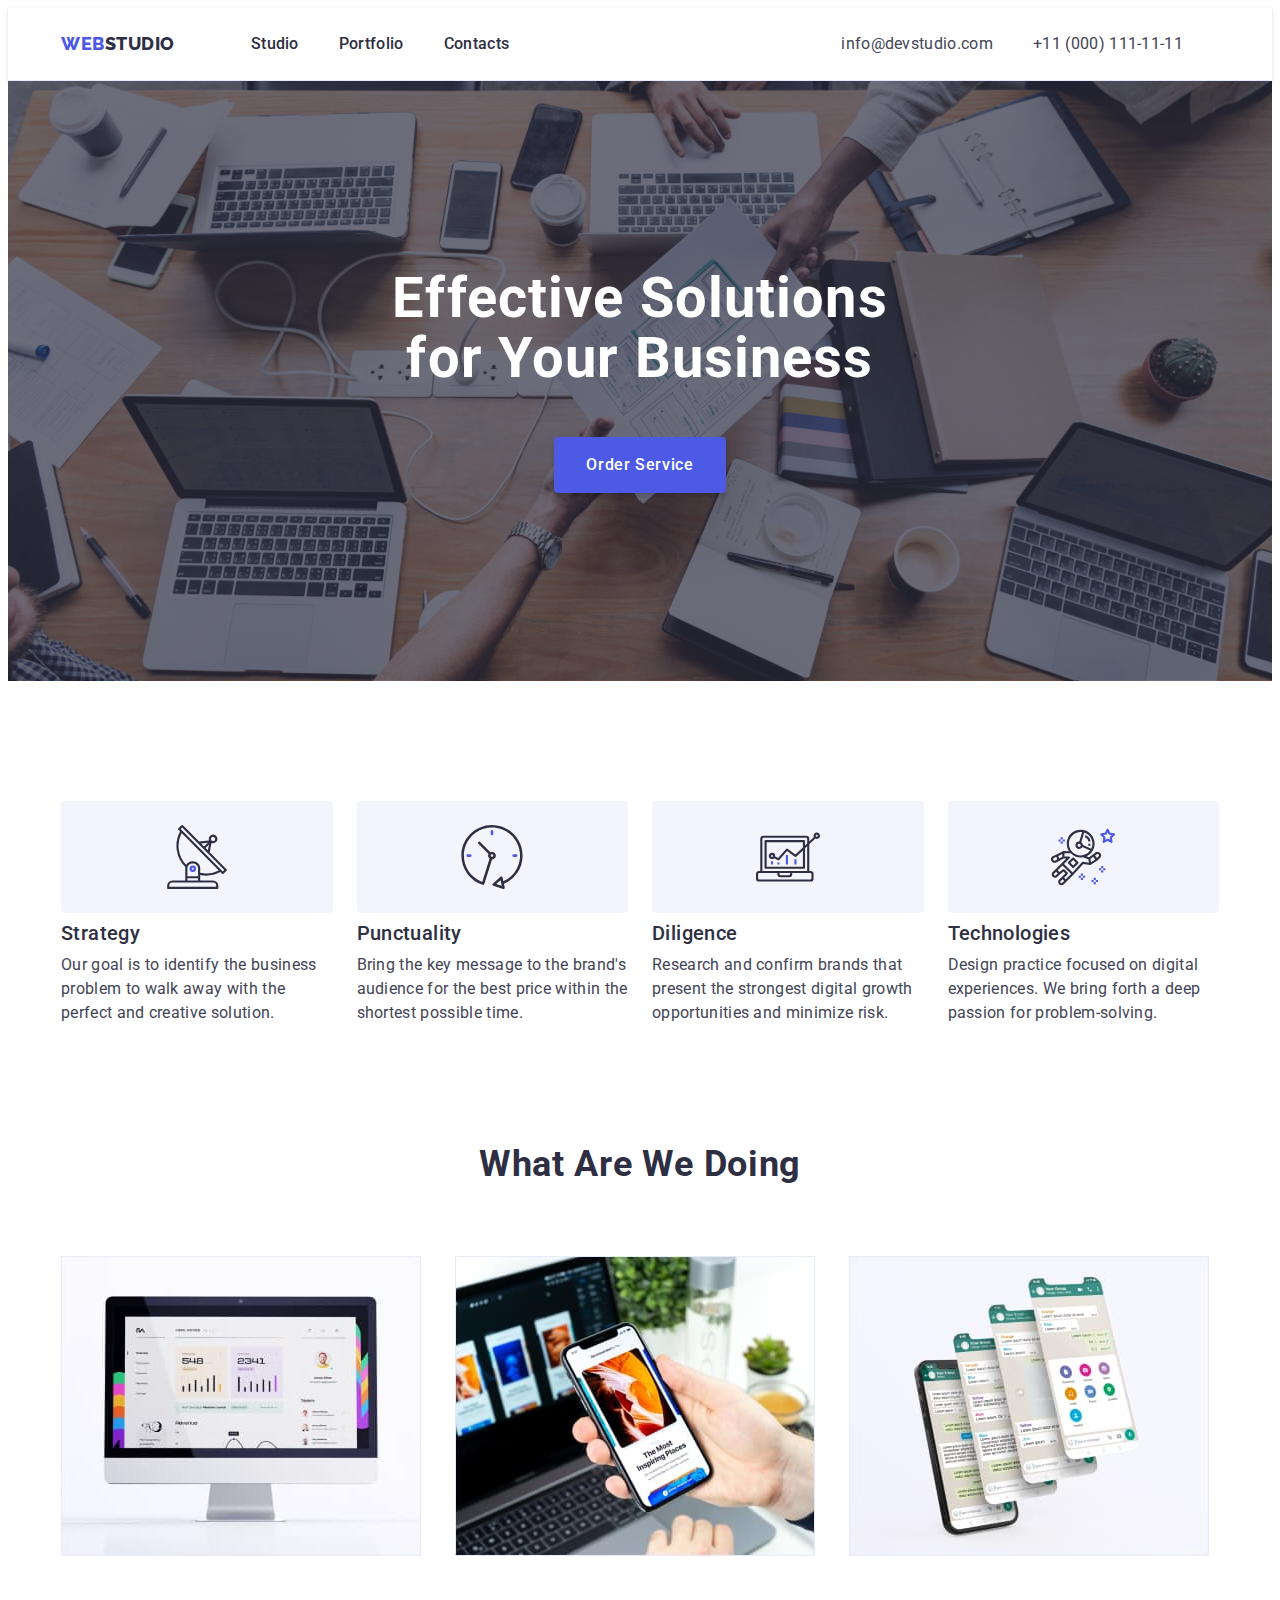
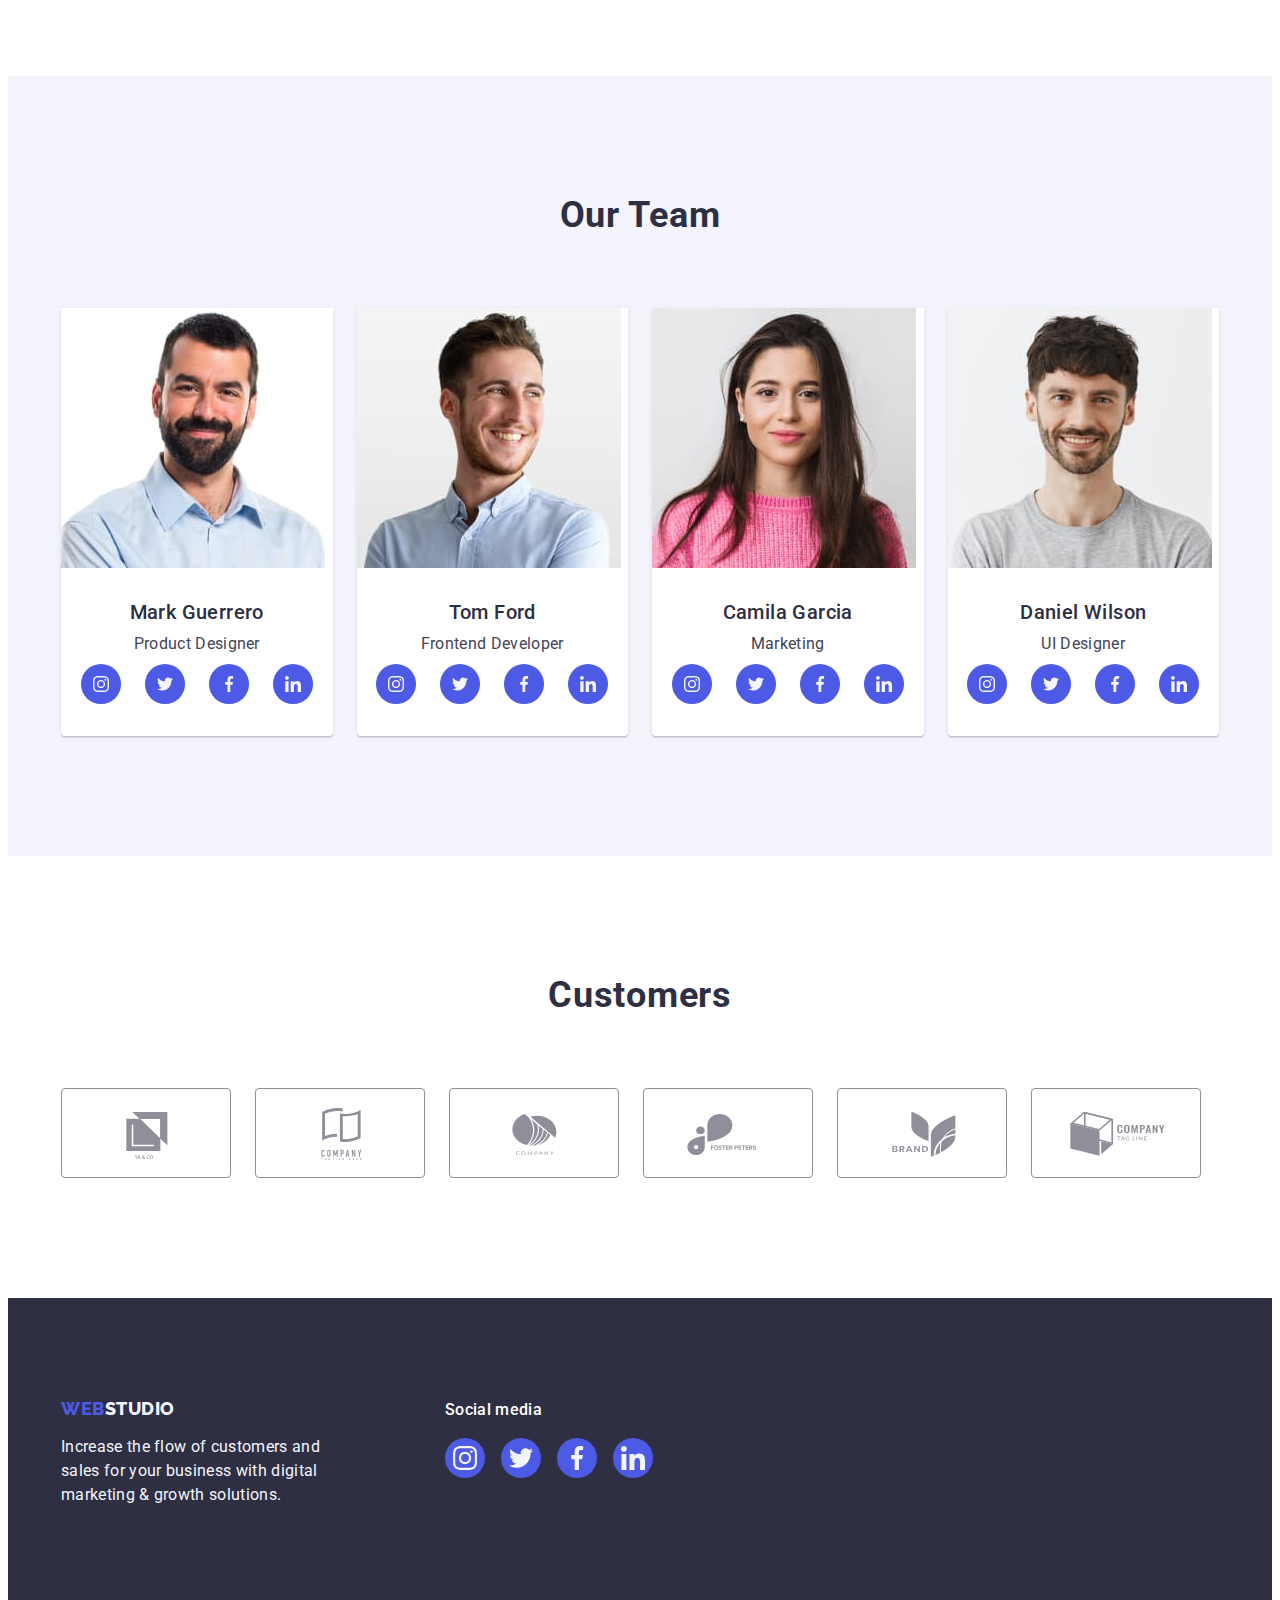
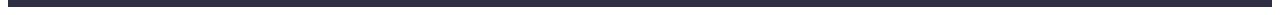
<file: index.html>
<!DOCTYPE html>
<html lang="en">

<head>
    <meta charset="UTF-8">
    <meta http-equiv="X-UA-Compatible" content="IE=edge">
    <meta name="viewport" content="width=device-width, initial-scale=1.0">
    <title>WebStudio</title>
    <link rel="preconnect" href="https://fonts.googleapis.com">
    <link rel="preconnect" href="https://fonts.gstatic.com" crossorigin>
    <link href="https://fonts.googleapis.com/css2?family=Raleway:wght@800&family=Roboto:wght@400;500;700&display=swap"
        rel="stylesheet">
    <link rel="stylesheet" href="https://cdnjs.cloudflare.com/ajax/libs/modern-normalize/1.1.0/modern-normalize.min.css"
        integrity="sha512-wpPYUAdjBVSE4KJnH1VR1HeZfpl1ub8YT/NKx4PuQ5NmX2tKuGu6U/JRp5y+Y8XG2tV+wKQpNHVUX03MfMFn9Q=="
        crossorigin="anonymous" referrerpolicy="no-referrer" />
    <link rel="stylesheet" href="./css/styles.css">
</head>

<body>
    <!-- Page header -->
    <header class="page-header">
        <div class="header-container container">
            <nav class="nav">
                <a class="logo link" href="./index.html">Web
                    <span class="logo-studio">Studio</span>
                </a>
                <ul class="nav-list list">
                    <li class="nav-item">
                        <a class="nav-link link" href="./index.html">Studio</a>
                    </li>
                    <li class="nav-item">
                        <a class="nav-link link" href="./portfolio.html">Portfolio</a>
                    </li>
                    <li class="nav-item">
                        <a class="nav-link link" href="">Contacts</a>
                    </li>
                </ul>
            </nav>
            <address class="contacts">
                <ul class="contacts-list list">
                    <li><a class="contacts-info link" href="mailto:info@devstudio.com">info@devstudio.com</a></li>
                    <li><a class="contacts-info link" href="tel:+110001111111">+11 (000) 111-11-11</a></li>
                </ul>
            </address>
        </div>
    </header>

    <!-- Main content -->
    <main>
        <!-- Hero.Section 1 -->
        <section class="hero">
            <div class="container">

                <h1 class="hero-heading">Effective Solutions <br>
                    for Your Business</h1>
                <button class="hero-button" type="button">Order Service</button>
            </div>
        </section>

        <!-- Section 2. Features -->
        <section class="features">
            <div class="container">
                <h2 class="features-hidden-heading">Our Features</h2>
                <ul class="features-list list">
                    <li class="features-item">
                        <div class="features-icon">
                            <svg class="features-icon-el" width="64" height="64">
                                <use href="./images/icons.svg#icon-antenna">

                                </use>
                            </svg>
                        </div>
                        <h3 class="title">Strategy</h3>
                        <p class="features-text">Our goal is to identify the business problem to walk away with the
                            perfect
                            and creative solution.
                        </p>
                    </li>
                    <li class="features-item">
                        <div class="features-icon">
                            <svg class="features-icon-el" width="64" height="64">
                                <use href="./images/icons.svg#icon-clock">

                                </use>
                            </svg>
                        </div>
                        <h3 class="title">Punctuality</h3>
                        <p class="features-text">Bring the key message to the brand's audience for the best price within
                            the
                            shortest possible
                            time.</p>
                    </li>
                    <li class="features-item">
                        <div class="features-icon">
                            <svg class="features-icon-el" width="64" height="64">
                                <use href="./images/icons.svg#icon-diagram">
                                </use>
                            </svg>
                        </div>
                        <h3 class="title">Diligence</h3>
                        <p class="features-text">Research and confirm brands that present the strongest digital growth
                            opportunities and minimize
                            risk.
                        </p>
                    </li>
                    <li class="features-item">
                        <div class="features-icon">
                            <svg class="features-icon-el" width="64" height="64">
                                <use href="./images/icons.svg#icon-astronaut">
                                </use>
                            </svg>
                        </div>
                        <h3 class="title">Technologies</h3>
                        <p class="features-text">Design practice focused on digital experiences. We bring forth a deep
                            passion for
                            problem-solving.</p>
                    </li>
                </ul>
            </div>
        </section>

        <!-- Section 3.What are we doing -->
        <section class="what-are-we-doing">
            <div class="container">
                <h2 class="heading">What are we doing</h2>
                <ul class="services-list list">
                    <li class="services-item">
                        <img class="services-img" src="./images/rectangle71(1).jpg"
                            alt="open site on the monitor screen" width="360" height="300">
                    </li>
                    <li class="services-item">
                        <img class="services-img" src="./images/rectangle71(2).jpg"
                            alt="the messenger is open on the iPhone screen" width="360" height="300">
                    </li>
                    <li class="services-item">
                        <img class="services-img" src="./images/rectangle71(3).jpg"
                            alt="an iPhone in a person's hand,a MacBook in the background " width="360" height="300">
                    </li>
                </ul>
            </div>
        </section>

        <!-- Section 4.Our team -->
        <section class="our-team">
            <div class="container">
                <h2 class="heading">Our Team</h2>
                <ul class="team-list list">
                    <li class="team-item">
                        <img class="team-img" src="./images/img1.jpg" alt="photo of Mark Guerrero" width="264"
                            height="260">
                        <div class="team-item-container">
                            <h3 class="team-item-title">Mark Guerrero</h3>
                            <p class="team-text">Product Designer</p>
                            <ul class="social-list list">
                                <li class="social-item">
                                    <a href="" class="social-list-link">
                                        <svg class="social-icon" width="16" height="16">
                                            <use href="./images/icons.svg#icon-instagram"></use>
                                        </svg>
                                    </a>
                                </li>
                                <li class="social-item">
                                    <a href="" class="social-list-link">
                                        <svg class="social-icon" width="16" height="16">
                                            <use href="./images/icons.svg#icon-twitter"></use>
                                        </svg>
                                    </a>
                                </li>
                                <li class="social-item">
                                    <a href="" class="social-list-link">
                                        <svg class="social-icon" width="16" height="16">
                                            <use href="./images/icons.svg#icon-facebook"></use>
                                        </svg>
                                    </a>
                                </li>
                                <li class="social-item">
                                    <a href="" class="social-list-link">
                                        <svg class="social-icon" width="16" height="16">
                                            <use href="./images/icons.svg#icon-linkedin"></use>
                                        </svg>
                                    </a>
                                </li>
                            </ul>
                        </div>
                    </li>
                    <li class="team-item">
                        <img class="team-img" src="./images/img2.jpg" alt="photo of Tom Ford" width="264" height="260">
                        <div class="team-item-container">
                            <h3 class="team-item-title">Tom Ford</h3>
                            <p class="team-text">Frontend Developer</p>
                            <ul class="social-list list">
                                <li class="social-item">
                                    <a href="" class="social-list-link">
                                        <svg class="social-icon" width="16" height="16">
                                            <use href="./images/icons.svg#icon-instagram"></use>
                                        </svg>
                                    </a>
                                </li>
                                <li class="social-item">
                                    <a href="" class="social-list-link">
                                        <svg class="social-icon" width="16" height="16">
                                            <use href="./images/icons.svg#icon-twitter"></use>
                                        </svg>
                                    </a>
                                </li>
                                <li class="social-item">
                                    <a href="" class="social-list-link">
                                        <svg class="social-icon" width="16" height="16">
                                            <use href="./images/icons.svg#icon-facebook"></use>
                                        </svg>
                                    </a>
                                </li>
                                <li class="social-item">
                                    <a href="" class="social-list-link">
                                        <svg class="social-icon" width="16" height="16">
                                            <use href="./images/icons.svg#icon-linkedin"></use>
                                        </svg>
                                    </a>
                                </li>

                            </ul>
                        </div>
                    </li>
                    <li class="team-item">
                        <img class="team-img" src="./images/img3.jpg" alt="photo of Camila Garcia" width="264"
                            height="260">
                        <div class="team-item-container">
                            <h3 class="team-item-title">Camila Garcia</h3>
                            <p class="team-text">Marketing</p>
                            <ul class="social-list list">
                                <li class="social-item">
                                    <a href="" class="social-list-link">
                                        <svg class="social-icon" width="16" height="16">
                                            <use href="./images/icons.svg#icon-instagram"></use>
                                        </svg>
                                    </a>
                                </li>
                                <li class="social-item">
                                    <a href="" class="social-list-link">
                                        <svg class="social-icon" width="16" height="16">
                                            <use href="./images/icons.svg#icon-twitter"></use>
                                        </svg>
                                    </a>
                                </li>
                                <li class="social-item">
                                    <a href="" class="social-list-link">
                                        <svg class="social-icon" width="16" height="16">
                                            <use href="./images/icons.svg#icon-facebook"></use>
                                        </svg>
                                    </a>
                                </li>
                                <li class="social-item">
                                    <a href="" class="social-list-link">
                                        <svg class="social-icon" width="16" height="16">
                                            <use href="./images/icons.svg#icon-linkedin"></use>
                                        </svg>
                                    </a>
                                </li>

                            </ul>
                        </div>
                    </li>
                    <li class="team-item">
                        <img class="team-img" src="./images/img4.jpg" alt="photo of Daniel Wilson" width="264"
                            height="260">
                        <div class="team-item-container">
                            <h3 class="team-item-title">Daniel Wilson</h3>
                            <p class="team-text">UI Designer</p>
                            <ul class="social-list list">
                                <li class="social-item">
                                    <a href="" class="social-list-link">
                                        <svg class="social-icon" width="16" height="16">
                                            <use href="./images/icons.svg#icon-instagram"></use>
                                        </svg>
                                    </a>
                                </li>
                                <li class="social-item">
                                    <a href="" class="social-list-link">
                                        <svg class="social-icon" width="16" height="16">
                                            <use href="./images/icons.svg#icon-twitter"></use>
                                        </svg>
                                    </a>
                                </li>
                                <li class="social-item">
                                    <a href="" class="social-list-link">
                                        <svg class="social-icon" width="16" height="16">
                                            <use href="./images/icons.svg#icon-facebook"></use>
                                        </svg>
                                    </a>
                                </li>
                                <li class="social-item">
                                    <a href="" class="social-list-link">
                                        <svg class="social-icon" width="16" height="16">
                                            <use href="./images/icons.svg#icon-linkedin"></use>
                                        </svg>
                                    </a>
                                </li>

                            </ul>
                        </div>
                    </li>
                </ul>
            </div>
        </section>
        <!-- Section 5. Customers -->
        <section class="customers">
            <div class="container">
                <h2 class="heading">Customers</h2>
                <ul class="customers-list list">
                    <li class="customers-item">
                        <a href="" class="customers-link">
                            <svg class="customers-icon" width="104" height="56">
                                <use href="./images/icons.svg#icon-customers1"></use>
                            </svg>
                        </a>
                    </li>
                    <li class="customers-item">
                        <a href="" class="customers-link">
                            <svg class="customers-icon" width="104" height="56">
                                <use href="./images/icons.svg#icon-customers2"></use>
                            </svg>
                        </a>
                    </li>
                    <li class="customers-item">
                        <a href="" class="customers-link">
                            <svg class="customers-icon" width="104" height="56">
                                <use href="./images/icons.svg#icon-customers3"></use>
                            </svg>
                        </a>
                    </li>
                    <li class="customers-item">
                        <a href="" class="customers-link">
                            <svg class="customers-icon" width="104" height="56">
                                <use href="./images/icons.svg#icon-customers4"></use>
                            </svg>
                        </a>
                    </li>
                    <li class="customers-item">
                        <a href="" class="customers-link">
                            <svg class="customers-icon" width="104" height="56">
                                <use href="./images/icons.svg#icon-customers5"></use>
                            </svg>
                        </a>
                    </li>
                    <li class="customers-item">
                        <a href="" class="customers-link">
                            <svg class="customers-icon" width="104" height="56">
                                <use href="./images/icons.svg#icon-customers6"></use>
                            </svg>
                        </a>
                    </li>
                </ul>
            </div>

        </section>
    </main>
    <!-- Footer -->
    <footer class="page-footer">
        <div class="container container-footer">
            <div class="logo-text-footer">
                <a class="logo-footer link" href="./index.html">Web<span class="logo-studio-footer">Studio</span>
                </a>
                <p class="footer-text">Increase the flow of customers and sales for your business with digital marketing
                    &
                    growth solutions.</p>
            </div>
            <div class="text-social-footer">
                <p class="social-media-footer">Social media</p>
                <ul class="social-list-footer list">
                    <li class="social-item">
                        <a href="" class="social-list-link-footer">
                            <svg class="social-icon" width="24" height="24">
                                <use href="./images/icons.svg#icon-instagram"></use>
                            </svg>
                        </a>
                    </li>
                    <li class="social-item">
                        <a href="" class="social-list-link-footer">
                            <svg class="social-icon" width="24" height="24">
                                <use href="./images/icons.svg#icon-twitter"></use>
                            </svg>
                        </a>
                    </li>
                    <li class="social-item">
                        <a href="" class="social-list-link-footer">
                            <svg class="social-icon" width="24" height="24">
                                <use href="./images/icons.svg#icon-facebook"></use>
                            </svg>
                        </a>
                    </li>
                    <li class="social-item">
                        <a href="" class="social-list-link-footer">
                            <svg class="social-icon" width="24" height="24">
                                <use href="./images/icons.svg#icon-linkedin"></use>
                            </svg>
                        </a>
                    </li>
                </ul>
            </div>

        </div>
    </footer>


</body>

</html>
</file>
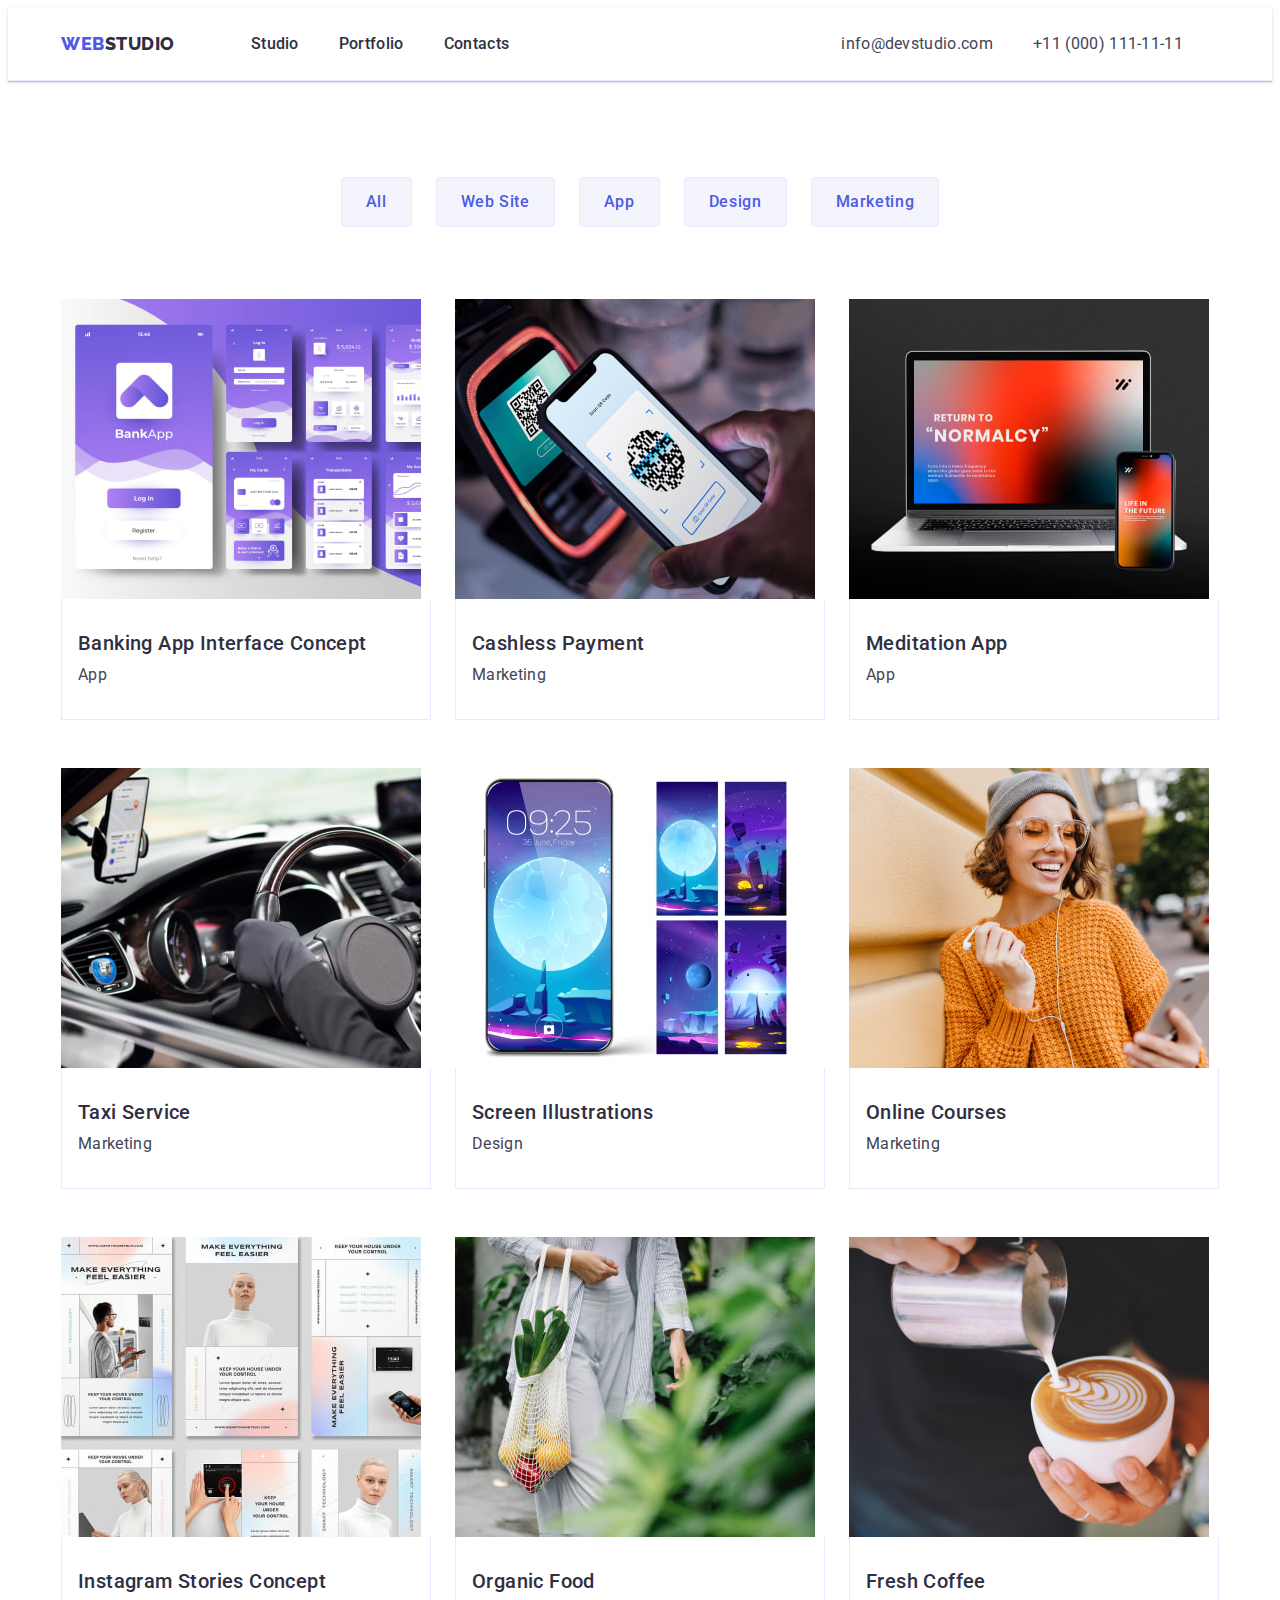
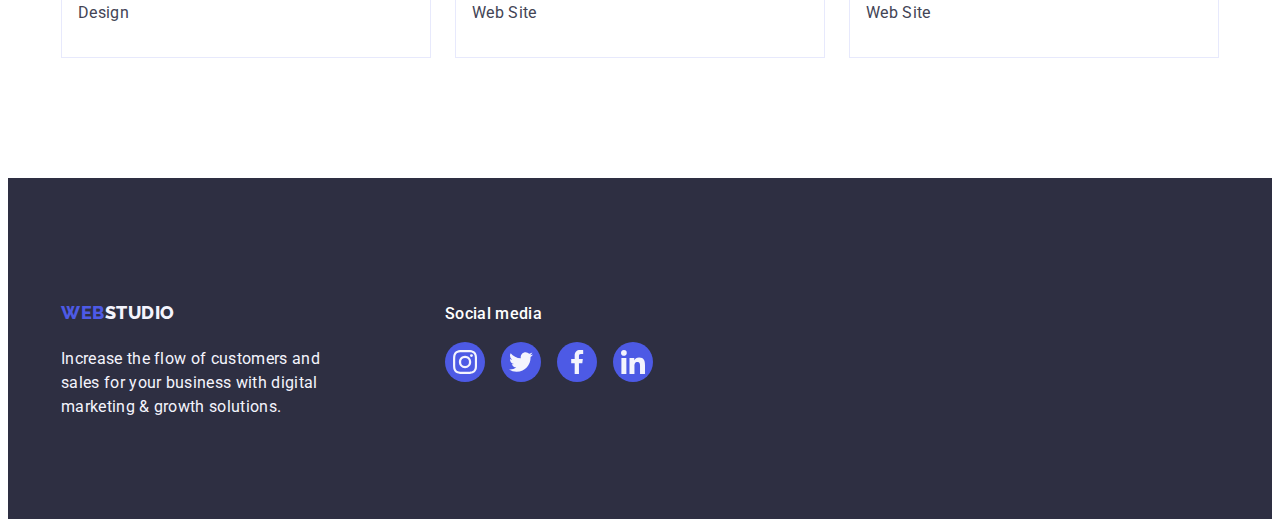
<file: portfolio.html>
<!DOCTYPE html>
<html lang="en">

<head>
    <meta charset="UTF-8">
    <meta http-equiv="X-UA-Compatible" content="IE=edge">
    <meta name="viewport" content="width=device-width, initial-scale=1.0">
    <title>Portfolio</title>
    <link rel="preconnect" href="https://fonts.googleapis.com">
    <link rel="preconnect" href="https://fonts.gstatic.com" crossorigin>
    <link href="https://fonts.googleapis.com/css2?family=Raleway:wght@800&family=Roboto:wght@400;500;700&display=swap"
        rel="stylesheet">
    <link rel="stylesheet" href="https://cdnjs.cloudflare.com/ajax/libs/modern-normalize/1.1.0/modern-normalize.min.css"
        integrity="sha512-wpPYUAdjBVSE4KJnH1VR1HeZfpl1ub8YT/NKx4PuQ5NmX2tKuGu6U/JRp5y+Y8XG2tV+wKQpNHVUX03MfMFn9Q=="
        crossorigin="anonymous" referrerpolicy="no-referrer" />
    <link rel="stylesheet" href="./css/styles.css">
</head>

<body>
    <!-- Page header -->
    <header class="page-header portfolio-header">
        <div class="header-container container">
            <nav class="nav">
                <a class="logo link" href="./index.html">Web
                    <span class="logo-studio">Studio</span>
                </a>
                <ul class="nav-list list">
                    <li class="nav-item">
                        <a class="nav-link link" href="./index.html">Studio</a>
                    </li>
                    <li class="nav-item">
                        <a class="nav-link link" href="./portfolio.html">Portfolio</a>
                    </li>
                    <li class="nav-item">
                        <a class="nav-link link" href="">Contacts</a>
                    </li>
                </ul>
            </nav>
            <address class="contacts">
                <ul class="contacts-list list">
                    <li><a class="contacts-info link" href="mailto:info@devstudio.com">info@devstudio.com</a></li>
                    <li><a class="contacts-info link" href="tel:+110001111111">+11 (000) 111-11-11</a></li>
                </ul>
            </address>
        </div>
    </header>

    <!-- Main content -->
    <main>
        <section class="portfolio-section">
            <div class="container">
                <h1 class="portfolio-hidden-title">Portfolio</h1>
                <!-- Filters -->
                <ul class="filters-list list">
                    <li class="filters-item">
                        <button class="filter-button" type="button">All</button>
                    </li>
                    <li class="filters-item">
                        <button class="filter-button" type="button">Web Site</button>
                    </li>
                    <li class="filters-item">
                        <button class="filter-button" type="button">App</button>
                    </li>
                    <li class="filters-item">
                        <button class="filter-button" type="button">Design</button>
                    </li>
                    <li class="filters-item">
                        <button class="filter-button" type="button">Marketing</button>
                    </li>
                </ul>
                <!-- Portfolio cards -->
                <ul class="portfolio-list list">
                    <li class="portfolio-item">
                        <a class="portfolio-card link" href="">
                            <img class="portfolio-img" src="./images/portfolio/banking1.jpg"
                                alt="Banking App Interface Concept" width="360" height="300">
                            <div class="portfolio-card-container">
                                <h2 class="portfolio-title">Banking App Interface Concept</h2>
                                <p class="portfolio-text">App</p>
                            </div>

                        </a>
                    </li>
                    <li class="portfolio-item">
                        <a class="portfolio-card link" href="">
                            <img class="portfolio-img" src="./images/portfolio/cashless1.jpg" alt="Cashless Payment"
                                width="360" height="300">
                            <div class="portfolio-card-container">
                                <h2 class="portfolio-title">Cashless Payment</h2>
                                <p class="portfolio-text">Marketing</p>
                            </div>
                        </a>
                    </li>
                    <li class="portfolio-item">
                        <a class="portfolio-card link" href="">
                            <img class="portfolio-img" src="./images/portfolio/meditation1.jpg" alt="Meditation App"
                                width="360" height="300">
                            <div class="portfolio-card-container">
                                <h2 class="portfolio-title">Meditation App</h2>
                                <p class="portfolio-text">App</p>
                            </div>
                        </a>
                    </li>
                    <li class="portfolio-item">
                        <a class="portfolio-card link" href="">
                            <img class="portfolio-img" src="./images/portfolio/taxi1.jpg" alt="Taxi Service" width="360"
                                height="300">
                            <div class="portfolio-card-container">
                                <h2 class="portfolio-title">Taxi Service</h2>
                                <p class="portfolio-text">Marketing</p>
                            </div>
                        </a>
                    </li>
                    <li class="portfolio-item">
                        <a class="portfolio-card link" href="">
                            <img class="portfolio-img" src="./images/portfolio/screen1.jpg" alt="Screen Illustrations"
                                width="360" height="300">
                            <div class="portfolio-card-container">
                                <h2 class="portfolio-title">Screen Illustrations</h2>
                                <p class="portfolio-text">Design</p>
                            </div>
                        </a>
                    </li>
                    <li class="portfolio-item">
                        <a class="portfolio-card link" href="">
                            <img class="portfolio-img" src="./images/portfolio/courses1.jpg" alt="Online Courses"
                                width="360" height="300">
                            <div class="portfolio-card-container">
                                <h2 class="portfolio-title">Online Courses</h2>
                                <p class="portfolio-text">Marketing</p>
                            </div>
                        </a>
                    </li>
                    <li class="portfolio-item">
                        <a class="portfolio-card link" href="">
                            <img class="portfolio-img" src="./images/portfolio/instagram1.jpg"
                                alt="Instagram Stories Concept" width="360" height="300">
                            <div class="portfolio-card-container">
                                <h2 class="portfolio-title">Instagram Stories Concept</h2>
                                <p class="portfolio-text">Design</p>
                            </div>
                        </a>
                    </li>
                    <li class="portfolio-item">
                        <a class="portfolio-card link" href="">
                            <img class="portfolio-img" src="./images/portfolio/food1.jpg" alt="Organic Food" width="360"
                                height="300">
                            <div class="portfolio-card-container">
                                <h2 class="portfolio-title">Organic Food</h2>
                                <p class="portfolio-text">Web Site</p>
                            </div>
                        </a>
                    </li>
                    <li class="portfolio-item">
                        <a class="portfolio-card link" href="">
                            <img class="portfolio-img" src="./images/portfolio/coffee1.jpg" alt="Fresh Coffee"
                                width="360" height="300">
                            <div class="portfolio-card-container">
                                <h2 class="portfolio-title">Fresh Coffee</h2>
                                <p class="portfolio-text">Web Site</p>
                            </div>
                        </a>
                    </li>
                </ul>
            </div>
        </section>
    </main>
    <!-- Footer -->
    <footer class="page-footer">
        <div class="container container-footer">
            <div class="logo-text-footer">
                <a class="logo link" href="./index.html">Web<span class="logo-studio-footer">Studio</span>
                </a>
                <p class="footer-text">Increase the flow of customers and sales for your business with digital marketing
                    & growth solutions.</p>
            </div>
            <div class="text-social-footer">
                <p class="social-media-footer">Social media</p>
                <ul class="social-list-footer list">
                    <li class="social-item">
                        <a href="" class="social-list-link-footer">
                            <svg class="social-icon" width="24" height="24">
                                <use href="./images/icons.svg#icon-instagram"></use>
                            </svg>
                        </a>
                    </li>
                    <li class="social-item">
                        <a href="" class="social-list-link-footer">
                            <svg class="social-icon" width="24" height="24">
                                <use href="./images/icons.svg#icon-twitter"></use>
                            </svg>
                        </a>
                    </li>
                    <li class="social-item">
                        <a href="" class="social-list-link-footer">
                            <svg class="social-icon" width="24" height="24">
                                <use href="./images/icons.svg#icon-facebook"></use>
                            </svg>
                        </a>
                    </li>
                    <li class="social-item">
                        <a href="" class="social-list-link-footer">
                            <svg class="social-icon" width="24" height="24">
                                <use href="./images/icons.svg#icon-linkedin"></use>
                            </svg>
                        </a>
                    </li>
                </ul>
            </div>
        </div>
    </footer>


</body>

</html>
</file>
<file: css/styles.css>
:root {
  --accent-color: #4d5ae5;
  --brand-color: #2e2f42;
  --border-color: #e7e9fc;
  --hover-color: #404bbf;
}

/**
  |============================
  | BASE STYLES
  |============================
*/

body {
  font-family: 'Roboto', sans-serif;
  background-color: #ffffff;
  color: #434455;
}

.list {
  list-style: none;
  padding: 0;
  margin: 0;
}
.link {
  text-decoration: none;
}
h1,
h2,
h3,
h4,
h5,
h6,
p,
ul {
  margin: 0;
}
img {
  display: block;
}

.container {
  width: 1158px;
  padding: 0 15px;
  margin: 0 auto;
}

/**
  |============================
  |      STUDIO
  |============================
*/

/**
  |============================
  | HEADER
  |============================
*/
.page-header {
  margin-bottom: 0;
  border-bottom: 1px solid #e7e9fc;
  box-shadow: 0px 2px 1px rgba(46, 47, 66, 0.08),
    0px 1px 1px rgba(46, 47, 66, 0.16), 0px 1px 6px rgba(46, 47, 66, 0.08);
}
.header-container {
  display: flex;
  align-items: center;
}
.nav {
  display: flex;
  margin-right: 332px;
  align-items: center;
}

.logo,
.nav-link,
.contacts-info {
  display: block;
  padding: 24px 0;
}

.logo {
  font-family: 'Raleway', sans-serif;
  font-weight: 800;
  font-size: 18px;
  line-height: 1.17;
  display: flex;
  align-items: center;
  letter-spacing: 0.03em;
  text-transform: uppercase;
  text-decoration: none;
  color: var(--accent-color);
  margin-right: 76px;
}

.logo-studio {
  color: var(--brand-color);
}
.nav-list {
  display: flex;
  gap: 40px;
}

.nav-link {
  font-weight: 500;
  font-size: 16px;
  line-height: 1.5;
  letter-spacing: 0.02em;
  text-decoration: none;
  color: var(--brand-color);
}
.nav-link:hover,
.nav-link:focus {
  color: var(--hover-color);
}

.contacts {
  font-style: normal;
}
.contacts-list {
  display: flex;
  gap: 40px;
}

.contacts-info {
  font-weight: 400;
  font-size: 16px;
  line-height: 1.5;
  letter-spacing: 0.02em;
  text-decoration: none;
  color: #434455;
}
.contacts-info:hover,
.contacts-info:focus {
  color: var(--hover-color);
}

/**
  |============================
  | MAIN
  |============================
*/

/**
  |============================
  | HERO.SECTION 1
  |============================
*/
.hero {
  background-color: var(--brand-color);
  padding: 188px 0;
  background-image: linear-gradient(
      rgba(46, 47, 66, 0.7),
      rgba(46, 47, 66, 0.7)
    ),
    url(../images/background/peopleoffice1.jpg);
  background-repeat: no-repeat;
  background-position: center;
  background-size: cover;
  margin-left: auto;
  margin-right: auto;
  max-width: 1440px;
}
.hero-heading {
  font-weight: 700;
  font-size: 56px;
  line-height: 1.07;
  letter-spacing: 0.02em;
  text-align: center;
  color: #ffffff;
  max-width: 496px;
  margin-bottom: 48px;
  margin-left: auto;
  margin-right: auto;
}
.hero-button {
  font-family: 'Roboto', sans-serif;
  font-weight: 500;
  font-size: 16px;
  line-height: 1.5;

  letter-spacing: 0.04em;
  color: #ffffff;
  background-color: var(--accent-color);
  cursor: pointer;
  padding: 16px 32px;
  min-width: 169px;
  height: 56px;
  box-shadow: 0px 4px 4px rgba(0, 0, 0, 0.15);
  border: none;
  border-radius: 4px;
  display: block;
  margin-left: auto;
  margin-right: auto;
}
.hero-button:hover,
.hero-button:focus {
  background-color: var(--hover-color);
}

/**
  |============================
  | SECTION 2.FEATURES
  |============================
*/
.features {
  padding: 120px 0;
}
.features-hidden-heading {
  position: absolute;
  width: 1px;
  height: 1px;
  margin: -1px;
  border: 0;
  padding: 0;
  white-space: nowrap;
  clip-path: inset(100%);
  clip: rect(0 0 0 0);
  overflow: hidden;
}
.title {
  font-weight: 500;
  font-size: 20px;
  line-height: 1.2;
  letter-spacing: 0.02em;
  color: var(--brand-color);
  margin-bottom: 8px;
}
.features-item {
  width: calc((100% - 72px) / 4);
}

.features-text {
  font-weight: 400;
  font-size: 16px;
  line-height: 1.5;
  letter-spacing: 0.02em;
}
.features-list {
  display: flex;
  gap: 24px;
}
.features-icon {
  display: flex;
  justify-content: center;
  align-items: center;
  height: 112px;
  background-color: #f4f4fd;
  border-radius: 4px;
  margin-bottom: 8px;
}

/**
  |============================
  | SECTION 3.WHAT ARE WE DOING
  |============================
*/
.what-are-we-doing {
  padding-bottom: 120px;
}
.heading {
  font-weight: 700;
  font-size: 36px;
  line-height: 1.1;
  letter-spacing: 0.02em;
  text-align: center;
  text-transform: capitalize;
  color: var(--brand-color);
  margin-bottom: 72px;
  margin-left: auto;
  margin-right: auto;
}
.services-list {
  display: flex;
  gap: 24px;
}
.services-item {
  width: calc((100% - 48px) / 3);
}
/**
  |============================
  | SECTION 4.OUR TEAM 
  |============================
*/
.our-team {
  background-color: #f4f4fd;
  padding: 120px 0;
}
.team-list {
  display: flex;
  gap: 24px;
}
.team-item {
  background: #ffffff;
  box-shadow: 0px 1px 6px rgba(46, 47, 66, 0.08),
    0px 1px 1px rgba(46, 47, 66, 0.16), 0px 2px 1px rgba(46, 47, 66, 0.08);
  border-radius: 0px 0px 4px 4px;
  width: calc((100% - 72px) / 4);
}
.team-item-title {
  font-weight: 500;
  font-size: 20px;
  line-height: 1.2;
  letter-spacing: 0.02em;
  color: var(--brand-color);
  text-align: center;
  margin-bottom: 8px;
}
.team-item-container {
  padding: 32px 0;
}

.team-text {
  font-weight: 400;
  font-size: 16px;
  line-height: 1.5;
  letter-spacing: 0.02em;
  text-align: center;
  margin-bottom: 8px;
}
.social-list {
  display: flex;
  gap: 24px;
  justify-content: center;
}

.social-list-link {
  display: flex;
  justify-content: center;
  align-items: center;
  width: 40px;
  height: 40px;
  border-radius: 50%;
  background-color: var(--accent-color);
  color: #f4f4fd;
}
.social-list-link:hover,
.social-list-link:focus {
  background-color: var(--hover-color);
}
.social-icon {
  fill: currentColor;
}

/**
  |============================
  | SECTION 5. CUSTOMERS
  |============================
*/
.customers {
  padding: 120px 0;
}
.customers-list {
  display: flex;
  gap: 24px;
}
.customers-link {
  display: flex;
  justify-content: center;
  align-items: center;
  width: 168px;
  height: 88px;
  border: 1px solid #8e8f99;
  border-radius: 4px;
  color: #8e8f99;
}
.customers-link:hover,
.customers-link:focus {
  border: 1px solid var(--hover-color);
  color: var(--hover-color);
}
.customers-icon {
  fill: currentColor;
}
.customers-icon:hover,
.customers-icon:focus {
  fill: currentColor;
}

/**
  |============================
  | FOOTER
  |============================
*/
.page-footer {
  background-color: var(--brand-color);
  padding: 100px 0;
}
.logo-studio-footer {
  font-family: 'Raleway', sans-serif;
  font-weight: 800;
  font-size: 18px;
  line-height: 1.17;
  display: inline-block;
  letter-spacing: 0.03em;
  text-transform: uppercase;
  color: #f4f4fd;
  margin-left: 0;
}
.logo-footer {
  font-family: 'Raleway', sans-serif;
  font-weight: 800;
  font-size: 18px;
  line-height: 1.17;
  display: inline-block;
  letter-spacing: 0.03em;
  text-transform: uppercase;
  text-decoration: none;
  color: var(--accent-color);
  margin-bottom: 16px;
}
.footer-text {
  font-weight: 400;
  font-size: 16px;
  line-height: 1.5;
  letter-spacing: 0.02em;
  color: #f4f4fd;
  max-width: 264px;
}

.social-media-footer {
  font-family: 'Roboto', sans-serif;
  font-weight: 500;
  font-size: 16px;
  line-height: 1.5;
  letter-spacing: 0.02em;
  color: #ffffff;
  margin-bottom: 16px;
}
.social-list-footer {
  display: flex;
  gap: 16px;
}
.social-list-link-footer {
  display: flex;
  justify-content: center;
  align-items: center;
  width: 40px;
  height: 40px;
  border-radius: 50%;
  background-color: var(--accent-color);
  color: #f4f4fd;
}
.social-list-link-footer:hover,
.social-list-link-footer:focus {
  background-color: #31d0aa;
}
.container-footer {
  display: flex;
  align-items: baseline;
}
.logo-text-footer {
  margin-right: 120px;
}

/**
  |============================
  |     PORTFOLIO
  |============================
*/

/**
  |============================
  | HEADER
  |============================
*/
.portfolio-header {
  box-shadow: 0px 2px 1px rgba(46, 47, 66, 0.08),
    0px 1px 1px rgba(46, 47, 66, 0.16), 0px 1px 6px rgba(46, 47, 66, 0.08);
}
/**
  |============================
  |  MAIN
  |============================
*/
.portfolio-hidden-title {
  position: absolute;
  width: 1px;
  height: 1px;
  margin: -1px;
  border: 0;
  padding: 0;

  white-space: nowrap;
  clip-path: inset(100%);
  clip: rect(0 0 0 0);
  overflow: hidden;
}

/**
  |============================
  | FILTER BUTTONS
  |============================
*/
.portfolio-section {
  padding-top: 96px;
  padding-bottom: 120px;
}
.filters-list {
  display: flex;
  justify-content: center;
  gap: 24px;
  margin-bottom: 72px;
}

.filter-button {
  font-family: 'Roboto', sans-serif;
  font-weight: 500;
  font-size: 16px;
  line-height: 1.5;
  display: flex;
  align-items: center;
  text-align: center;
  letter-spacing: 0.04em;
  color: var(--accent-color);
  background-color: #f4f4fd;
  cursor: pointer;
  border: 1px solid var(--border-color);
  border-radius: 4px;
  padding: 12px 24px;
  min-width: 69px;
  min-height: 48px;
}

.filter-button:hover,
.filter-button:focus {
  color: #ffffff;
  background-color: var(--hover-color);
  border: 1px solid transparent;
  box-shadow: 0px 3px 1px rgba(0, 0, 0, 0.1), 0px 2px 1px rgba(0, 0, 0, 0.08),
    0px 2px 2px rgba(0, 0, 0, 0.12);
  border-radius: 4px;
}

/**
  |============================
  | CARDS
  |============================
*/
.portfolio-list {
  display: flex;
  flex-wrap: wrap;
  row-gap: 48px;
  column-gap: 24px;
}
.portfolio-card {
  display: block;
}
.portfolio-card:hover,
.portfolio-card:focus {
  box-shadow: 0px 1px 6px rgba(46, 47, 66, 0.08),
    0px 1px 1px rgba(46, 47, 66, 0.16), 0px 2px 1px rgba(46, 47, 66, 0.08);
}

.portfolio-item {
  width: calc((100% - 48px) / 3);
}

.portfolio-card-container {
  padding: 32px 16px;
  border: 1px solid var(--border-color);
  border-top: none;
}
.portfolio-title {
  font-weight: 500;
  font-size: 20px;
  line-height: 1.2;
  letter-spacing: 0.02em;
  color: var(--brand-color);
  margin-bottom: 8px;
}

.portfolio-text {
  font-weight: 400;
  font-size: 16px;
  line-height: 1.5;
  letter-spacing: 0.02em;
  color: #434455;
}
</file>
